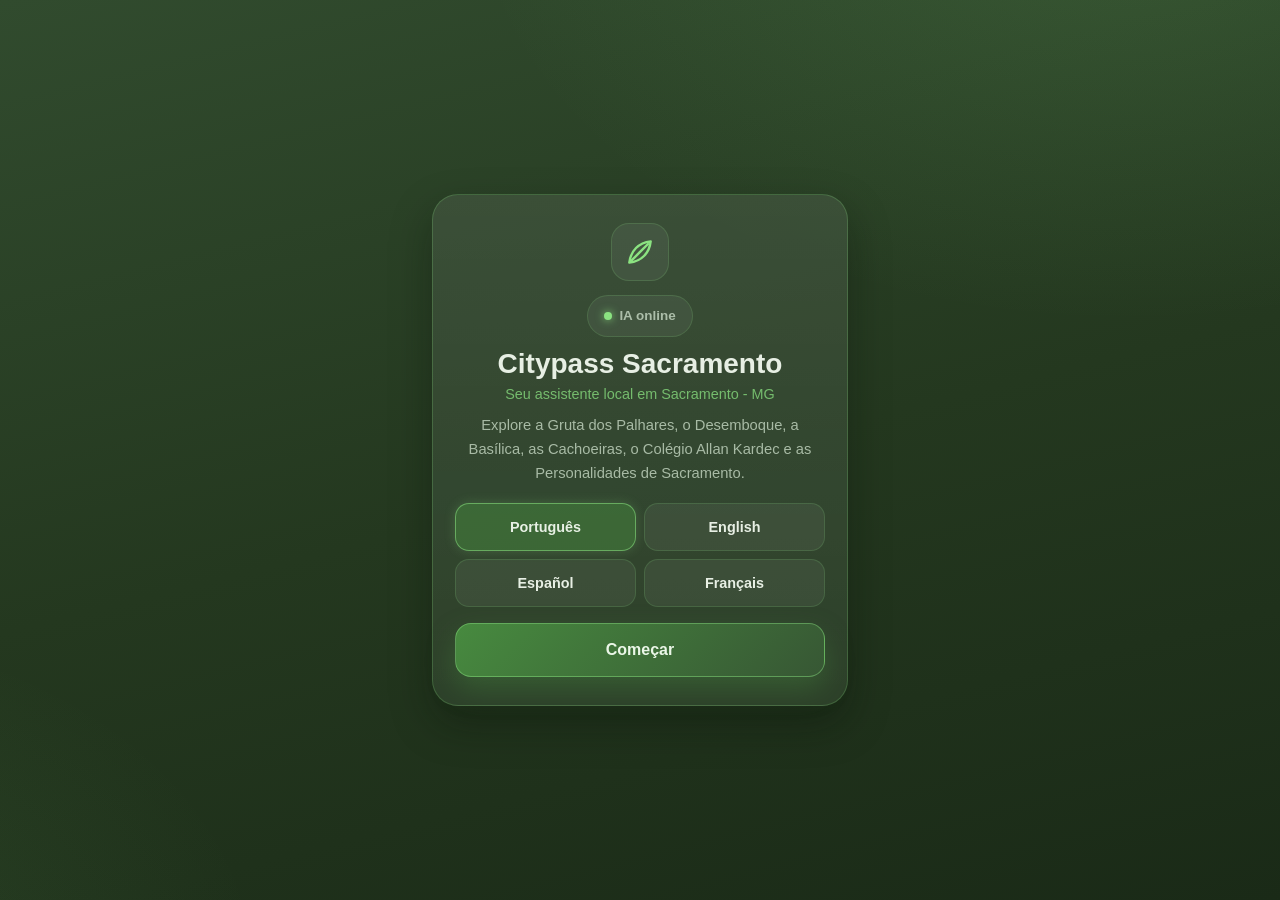
<file: index.html>
<!DOCTYPE html>
<html lang="pt-BR">
<head>
    <meta charset="UTF-8">
    <meta name="viewport" content="width=device-width, initial-scale=1.0, viewport-fit=cover">
    <meta name="description" content="Citypass Sacramento: explore os pontos turísticos da cidade com o assistente.">
    <meta name="theme-color" content="#24381f">
    <link rel="icon" href="favicon.ico" sizes="any">
    <link rel="icon" type="image/png" sizes="32x32" href="assets/img/favicon-32.png">
    <link rel="apple-touch-icon" href="assets/img/apple-touch-icon.png">
    <title>Citypass Sacramento</title>
    <link rel="stylesheet" href="assets/css/styles.css">
</head>
<body>
    <!-- Sprite de icones (unicos usados na interface) -->
    <svg width="0" height="0" style="position:absolute" aria-hidden="true" focusable="false">
        <symbol id="i-leaf" viewBox="0 0 24 24">
            <path d="M20 4C11 5 5 11 4 20c9-1 15-7 16-16Z" fill="none" stroke="currentColor" stroke-width="1.8" stroke-linejoin="round"/>
            <path d="M5 19C9 15 14 10 18 6" fill="none" stroke="currentColor" stroke-width="1.8" stroke-linecap="round"/>
        </symbol>
        <symbol id="i-chev-left" viewBox="0 0 24 24">
            <path d="M14.5 5.5 8 12l6.5 6.5" fill="none" stroke="currentColor" stroke-width="2.2" stroke-linecap="round" stroke-linejoin="round"/>
        </symbol>
        <symbol id="i-chev-right" viewBox="0 0 24 24">
            <path d="M9.5 5.5 16 12l-6.5 6.5" fill="none" stroke="currentColor" stroke-width="2.2" stroke-linecap="round" stroke-linejoin="round"/>
        </symbol>
    </svg>

    <!-- Tela 1: boas-vindas -->
    <section id="welcomeScreen" class="screen" role="dialog" aria-modal="true" aria-label="Boas-vindas / Welcome">
        <div class="welcome-card glass-strong">
            <div class="welcome-ico">
                <svg class="ico-xl"><use href="#i-leaf"/></svg>
            </div>
            <a class="presence" href="ia.html">
                <span class="status-dot"></span>
                <span class="badge-text">IA online</span>
            </a>
            <h2 class="welcome-title">Citypass Sacramento</h2>
            <p id="welcomeSub" class="welcome-sub">Seu assistente local em Sacramento - MG</p>
            <p id="welcomeDesc" class="welcome-desc">Explore a Gruta dos Palhares, o Desemboque, a Basílica, as Cachoeiras, o Colégio Allan Kardec e as Personalidades de Sacramento.</p>
            <div id="langGrid" class="lang-grid" role="group" aria-label="Idioma / Language">
                <button type="button" class="lang-btn" data-lang="pt">Português</button>
                <button type="button" class="lang-btn" data-lang="en">English</button>
                <button type="button" class="lang-btn" data-lang="es">Español</button>
                <button type="button" class="lang-btn" data-lang="fr">Français</button>
            </div>
            <button id="startBtn" type="button" class="start-btn">Começar</button>
        </div>
    </section>

    <!-- Tela 2: menu de temas -->
    <section id="menuScreen" class="screen hidden" aria-label="Temas">
        <header class="topbar">
            <span class="brand">
                <svg class="ico"><use href="#i-leaf"/></svg>
                <span class="brand-name">Citypass Sacramento</span>
            </span>
            <a class="presence" href="ia.html">
                <span class="status-dot"></span>
                <span class="badge-text">IA online</span>
            </a>
        </header>
        <div class="menu-body">
            <p id="temasLabel" class="eyebrow">Escolha um tema para explorar</p>
            <div id="themeList" class="theme-list"></div>
        </div>
    </section>

    <!-- Tela 3: leitura (texto + decisao) -->
    <section id="readerScreen" class="screen hidden">
        <header class="topbar">
            <button id="backBtn" type="button" class="back-btn">
                <svg class="ico"><use href="#i-chev-left"/></svg>
                <span id="backLabel">Menu</span>
            </button>
            <a class="presence" href="ia.html">
                <span class="status-dot"></span>
                <span class="badge-text">IA online</span>
            </a>
        </header>
        <main id="readerMain" class="reader">
            <div id="thinkingRow" class="thinking hidden">
                <span class="dots"><span></span><span></span><span></span></span>
                <span id="thinkingPhase">Pensando...</span>
            </div>
            <article id="answerCard" class="answer glass-strong hidden">
                <div id="answerBody" aria-live="polite"></div>
            </article>
        </main>
        <footer id="optionsBar" class="options-bar" aria-label="Opções"></footer>
    </section>

    <script src="assets/js/nos-data.js"></script>
    <script src="assets/js/i18n.js"></script>
    <script src="assets/js/app.js"></script>
</body>
</html>
</file>
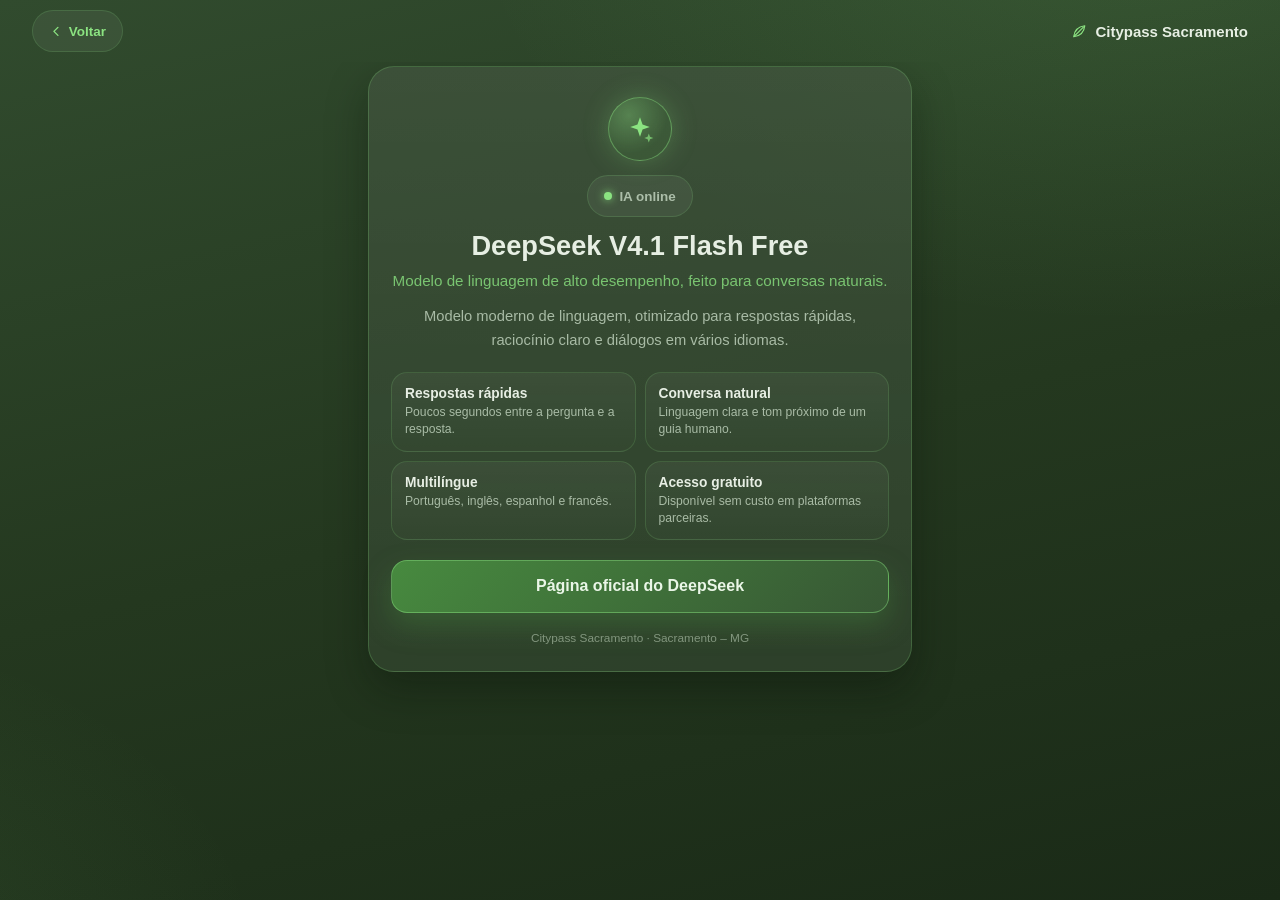
<file: ia.html>
<!DOCTYPE html>
<html lang="pt-BR">
<head>
    <meta charset="UTF-8">
    <meta name="viewport" content="width=device-width, initial-scale=1.0, viewport-fit=cover">
    <meta name="description" content="DeepSeek V4.1 Flash Free — o modelo de linguagem do Citypass Sacramento.">
    <meta name="theme-color" content="#24381f">
    <link rel="icon" href="favicon.ico" sizes="any">
    <link rel="icon" type="image/png" sizes="32x32" href="assets/img/favicon-32.png">
    <link rel="apple-touch-icon" href="assets/img/apple-touch-icon.png">
    <title>DeepSeek V4.1 Flash Free · Citypass Sacramento</title>
    <link rel="stylesheet" href="assets/css/styles.css">
</head>
<body>
    <svg width="0" height="0" style="position:absolute" aria-hidden="true" focusable="false">
        <symbol id="i-leaf" viewBox="0 0 24 24">
            <path d="M20 4C11 5 5 11 4 20c9-1 15-7 16-16Z" fill="none" stroke="currentColor" stroke-width="1.8" stroke-linejoin="round"/>
            <path d="M5 19C9 15 14 10 18 6" fill="none" stroke="currentColor" stroke-width="1.8" stroke-linecap="round"/>
        </symbol>
        <symbol id="i-chev-left" viewBox="0 0 24 24">
            <path d="M14.5 5.5 8 12l6.5 6.5" fill="none" stroke="currentColor" stroke-width="2.2" stroke-linecap="round" stroke-linejoin="round"/>
        </symbol>
        <symbol id="i-spark" viewBox="0 0 24 24">
            <path d="M12 3.2l1.9 5.4 5.4 1.9-5.4 1.9L12 17.8l-1.9-5.4-5.4-1.9 5.4-1.9L12 3.2z" fill="currentColor"/>
            <path d="M18.6 15.4l.9 2.5 2.5.9-2.5.9-.9 2.5-.9-2.5-2.5-.9 2.5-.9.9-2.5z" fill="currentColor" opacity="0.7"/>
        </symbol>
    </svg>

    <section class="screen">
        <header class="topbar">
            <a class="back-btn" href="index.html">
                <svg class="ico"><use href="#i-chev-left"/></svg>
                <span data-i="back">Voltar</span>
            </a>
            <span class="brand">
                <svg class="ico"><use href="#i-leaf"/></svg>
                <span class="brand-name">Citypass Sacramento</span>
            </span>
        </header>

        <main class="ia-main">
            <div class="ia-hero glass-strong">
                <div class="ia-orb">
                    <svg class="ico-xl"><use href="#i-spark"/></svg>
                </div>
                <span class="presence">
                    <span class="status-dot"></span>
                    <span class="badge-text">IA online</span>
                </span>
                <h1 class="ia-name">DeepSeek V4.1 Flash Free</h1>
                <p class="ia-sub" data-i="sub">Modelo de linguagem de alto desempenho, feito para conversas naturais.</p>
                <p class="ia-desc" data-i="desc">Modelo moderno de linguagem, otimizado para respostas rápidas, raciocínio claro e diálogos em vários idiomas.</p>

                <div class="ia-chips">
                    <div class="ia-chip">
                        <span class="chip-t" data-i="f1t">Respostas rápidas</span>
                        <span class="chip-d" data-i="f1d">Poucos segundos entre a pergunta e a resposta.</span>
                    </div>
                    <div class="ia-chip">
                        <span class="chip-t" data-i="f2t">Conversa natural</span>
                        <span class="chip-d" data-i="f2d">Linguagem clara e tom próximo de um guia humano.</span>
                    </div>
                    <div class="ia-chip">
                        <span class="chip-t" data-i="f3t">Multilíngue</span>
                        <span class="chip-d" data-i="f3d">Português, inglês, espanhol e francês.</span>
                    </div>
                    <div class="ia-chip">
                        <span class="chip-t" data-i="f4t">Acesso gratuito</span>
                        <span class="chip-d" data-i="f4d">Disponível sem custo em plataformas parceiras.</span>
                    </div>
                </div>

                <a class="start-btn ia-cta" href="https://www.deepseek.com/" target="_blank" rel="noopener">
                    <span data-i="cta">Página oficial do DeepSeek</span>
                </a>

                <p class="ia-note" data-i="note">Citypass Sacramento · Sacramento – MG</p>
            </div>
        </main>
    </section>

    <script src="assets/js/i18n.js"></script>
    <script src="assets/js/ia.js"></script>
</body>
</html>
</file>
<file: assets/css/styles.css>
/* ==========================================================================
   Citypass Sacramento (versão PÚBLICO)
   UI nova: 3 telas (boas-vindas -> temas -> leitura). Texto em primeiro plano,
   sem pills de tema. CSS puro, mobile-first, safe areas para iOS.
   Paleta floresta: #478a3f (primary) · #375734 (dark) ·
                    #8be381 (bright) · #787d78 (muted)
   ========================================================================== */

/* ---- 1. Tokens ---------------------------------------------------------- */
:root {
    --forest-primary: #478a3f;
    --forest-dark: #375734;
    --forest-bright: #8be381;
    --forest-muted: #787d78;

    --ink: rgba(238, 246, 235, 0.96);
    --ink-soft: rgba(214, 232, 210, 0.72);
    --ink-faint: rgba(214, 232, 210, 0.5);

    --glass-bg: rgba(255, 255, 255, 0.055);
    --glass-border: rgba(139, 227, 129, 0.16);
    --glass-border-strong: rgba(139, 227, 129, 0.55);

    --radius: 20px;
    --radius-sm: 14px;
    --shadow: 0 18px 40px rgba(10, 18, 9, 0.35);

    --sat: env(safe-area-inset-top, 0px);
    --sab: env(safe-area-inset-bottom, 0px);
}

/* ---- 2. Base ------------------------------------------------------------ */
* { box-sizing: border-box; }

html, body {
    margin: 0;
    padding: 0;
}

body {
    font-family: -apple-system, BlinkMacSystemFont, "Segoe UI", Roboto,
        "Helvetica Neue", Arial, sans-serif;
    color: var(--ink);
    background:
        radial-gradient(1100px 720px at 88% -12%, rgba(139, 227, 129, 0.13), transparent 60%),
        radial-gradient(900px 640px at -18% 108%, rgba(139, 227, 129, 0.09), transparent 55%),
        linear-gradient(166deg, #314b2e 0%, #24381f 52%, #1a2a17 100%);
    -webkit-font-smoothing: antialiased;
    -webkit-text-size-adjust: 100%;
    text-size-adjust: 100%;
    overscroll-behavior: none;
}

button {
    font-family: inherit;
    color: inherit;
    background: none;
    border: none;
    padding: 0;
    cursor: pointer;
    -webkit-tap-highlight-color: transparent;
    touch-action: manipulation;
}

svg { display: inline-block; vertical-align: middle; }
.ico { width: 1.1em; height: 1.1em; flex-shrink: 0; }
.ico-xl { width: 2rem; height: 2rem; }

/* ---- 3. Telas ----------------------------------------------------------- */
.screen {
    display: flex;
    flex-direction: column;
    height: 100vh;
    height: 100dvh; /* altura fixa: o scroll fica nas areas internas (sem rolagem dupla) */
    animation: rise 0.34s ease;
}

.screen.hidden { display: none; }

@keyframes rise {
    from { opacity: 0; transform: translateY(10px); }
    to { opacity: 1; transform: none; }
}

.leaving {
    opacity: 0;
    transform: scale(0.985);
    transition: opacity 0.26s ease, transform 0.26s ease;
}

/* ---- 4. Vidro ------------------------------------------------------------
   Sem backdrop-filter (caro em celular, derruba o scroll para ~30fps):
   translucidez + borda clara + sombra produzem o mesmo efeito a custo baixo. */
.glass,
.glass-strong {
    background:
        linear-gradient(180deg, rgba(255, 255, 255, 0.07), rgba(255, 255, 255, 0.03)),
        rgba(44, 66, 40, 0.55);
    border: 1px solid var(--glass-border);
}

.glass-strong {
    background:
        linear-gradient(180deg, rgba(255, 255, 255, 0.085), rgba(255, 255, 255, 0.04)),
        rgba(40, 61, 37, 0.66);
    border-color: rgba(139, 227, 129, 0.22);
    box-shadow: var(--shadow);
}

/* ---- 5. Topo (menu + leitura) --------------------------------------------- */
.topbar {
    display: flex;
    align-items: center;
    justify-content: space-between;
    gap: 10px;
    padding: calc(10px + var(--sat)) 16px 10px;
}

.brand {
    display: inline-flex;
    align-items: center;
    gap: 8px;
    min-width: 0;
    font-size: 15px;
    font-weight: 700;
    color: var(--ink);
}

.brand svg { color: var(--forest-bright); }
.brand-name { white-space: nowrap; overflow: hidden; text-overflow: ellipsis; }

.presence {
    display: inline-flex;
    align-items: center;
    justify-content: center;
    gap: 7px;
    min-height: 42px;
    padding: 0 16px;
    border-radius: 999px;
    background: var(--glass-bg);
    border: 1px solid var(--glass-border);
    font-size: 0.84rem;
    font-weight: 600;
    color: var(--ink-soft);
    white-space: nowrap;
    text-decoration: none;
    transition: border-color 0.2s ease, background 0.2s ease, transform 0.12s ease;
}

.presence:hover { border-color: rgba(139, 227, 129, 0.4); }
.presence:active { transform: scale(0.97); }

.back-btn {
    display: inline-flex;
    align-items: center;
    justify-content: center;
    gap: 5px;
    min-height: 42px;
    padding: 0 16px;
    border-radius: 999px;
    background: var(--glass-bg);
    border: 1px solid var(--glass-border);
    color: var(--forest-bright);
    font-size: 0.84rem;
    font-weight: 600;
    text-decoration: none;
    transition: border-color 0.2s ease, transform 0.12s ease;
}

.back-btn:hover { border-color: rgba(139, 227, 129, 0.4); }
.back-btn:active { transform: scale(0.97); }

.status-dot {
    width: 8px;
    height: 8px;
    border-radius: 50%;
    background: var(--forest-bright);
    box-shadow: 0 0 8px rgba(139, 227, 129, 0.9);
    animation: pulse 2.4s ease-in-out infinite;
}

@keyframes pulse {
    0%, 100% { opacity: 1; }
    50% { opacity: 0.55; }
}

/* ---- 6. Boas-vindas --------------------------------------------------------- */
#welcomeScreen {
    overflow-y: auto;
    padding: 20px;
}

.welcome-card {
    margin: auto;
    width: 100%;
    max-width: 26rem;
    padding: 28px 22px;
    border-radius: 26px;
    text-align: center;
    animation: rise 0.38s ease;
}

.welcome-ico {
    display: flex;
    align-items: center;
    justify-content: center;
    width: 58px;
    height: 58px;
    margin: 0 auto 14px;
    border-radius: 18px;
    background: var(--glass-bg);
    border: 1px solid var(--glass-border);
    color: var(--forest-bright);
}

.welcome-title {
    margin: 10px 0 0;
    font-size: clamp(1.35rem, 4.2vw, 1.75rem);
    line-height: 1.2;
    font-weight: 800;
}

.welcome-sub {
    margin: 6px 0 0;
    font-size: 0.9rem;
    color: rgba(139, 227, 129, 0.75);
}

.welcome-desc {
    margin: 12px 0 0;
    font-size: 0.92rem;
    line-height: 1.6;
    color: var(--ink-soft);
}

.lang-grid {
    display: grid;
    grid-template-columns: 1fr 1fr;
    gap: 8px;
    margin-top: 18px;
}

.lang-btn {
    min-height: 48px;
    padding: 11px 10px;
    border-radius: var(--radius-sm);
    background: var(--glass-bg);
    border: 1px solid var(--glass-border);
    font-size: 0.9rem;
    font-weight: 600;
    color: var(--ink);
    transition: border-color 0.2s ease, background 0.2s ease;
}

.lang-btn.active {
    background: rgba(71, 138, 63, 0.5);
    border-color: var(--glass-border-strong);
    box-shadow: 0 0 12px rgba(139, 227, 129, 0.2);
}

.start-btn {
    width: 100%;
    min-height: 54px;
    margin-top: 16px;
    border-radius: 16px;
    background: linear-gradient(135deg, var(--forest-primary), var(--forest-dark));
    border: 1px solid rgba(139, 227, 129, 0.45);
    color: #eaf6e7;
    font-size: 1rem;
    font-weight: 700;
    box-shadow: 0 12px 28px rgba(71, 138, 63, 0.38);
    transition: transform 0.15s ease, box-shadow 0.15s ease;
}

.start-btn:active { transform: scale(0.98); }

/* ---- 7. Menu de temas -------------------------------------------------------- */
.menu-body {
    flex: 1;
    width: 100%;
    max-width: 40rem;
    margin: 0 auto;
    padding: 6px 16px calc(20px + var(--sab));
    overflow-y: auto;
    overscroll-behavior: contain;
    -webkit-overflow-scrolling: touch;
    transform: translateZ(0);
}

.eyebrow {
    margin: 6px 0 12px;
    font-size: 0.78rem;
    font-weight: 700;
    letter-spacing: 0.09em;
    text-transform: uppercase;
    color: rgba(139, 227, 129, 0.7);
}

.theme-list {
    display: flex;
    flex-direction: column;
    gap: 10px;
}

.theme-btn {
    display: flex;
    align-items: center;
    justify-content: space-between;
    gap: 12px;
    width: 100%;
    min-height: 64px;
    padding: 14px 16px;
    border-radius: 18px;
    text-align: left;
    transition: transform 0.12s ease, border-color 0.2s ease, background 0.2s ease;
}

.theme-btn:active {
    transform: scale(0.985);
    background: rgba(71, 138, 63, 0.28);
    border-color: rgba(139, 227, 129, 0.35);
}

.t-name {
    display: block;
    font-size: 1rem;
    font-weight: 700;
    line-height: 1.3;
    color: var(--ink);
}

.t-sub {
    display: block;
    margin-top: 3px;
    font-size: 0.82rem;
    line-height: 1.4;
    color: var(--ink-soft);
}

.theme-btn .chev {
    flex-shrink: 0;
    width: 1em;
    height: 1em;
    color: rgba(139, 227, 129, 0.6);
}

/* ---- 8. Leitura: texto em destaque --------------------------------------------- */
.reader {
    flex: 1;
    width: 100%;
    padding: 4px 16px 18px;
    overflow-y: auto;
    overscroll-behavior: contain;
    -webkit-overflow-scrolling: touch;
    transform: translateZ(0);
}

#answerCard,
.thinking {
    width: 100%;
    max-width: 41rem;
    margin: 0 auto;
}

.thinking {
    display: flex;
    align-items: center;
    gap: 10px;
    padding: 14px 6px;
    font-size: 0.86rem;
    color: var(--ink-soft);
}

.thinking.hidden { display: none; }

.dots {
    display: inline-flex;
    gap: 4px;
}

.dots span {
    width: 6px;
    height: 6px;
    border-radius: 50%;
    background: var(--forest-bright);
    opacity: 0.35;
    animation: bump 1.2s ease-in-out infinite;
}

.dots span:nth-child(2) { animation-delay: 0.15s; }
.dots span:nth-child(3) { animation-delay: 0.3s; }

@keyframes bump {
    0%, 60%, 100% { opacity: 0.35; transform: translateY(0); }
    30% { opacity: 1; transform: translateY(-3px); }
}

.answer {
    padding: 22px 20px 24px;
    border-radius: var(--radius);
    animation: answerIn 0.5s cubic-bezier(0.22, 0.75, 0.28, 1);
}

.answer.hidden { display: none; }

/* Card desce suave ao aparecer */
@keyframes answerIn {
    from { opacity: 0; transform: translateY(-14px); }
    to { opacity: 1; transform: translateY(0); }
}

.answer p {
    margin: 0 0 14px;
    font-size: 1.06rem;
    line-height: 1.68;
    color: var(--ink);
    white-space: pre-wrap;
    overflow-wrap: break-word;
    animation: paraIn 0.32s ease;
    transition: filter 0.45s ease;
}

/* Motion blur leve: só o parágrafo em digitação, raio mínimo (barato na GPU) */
.answer p.typing {
    filter: blur(0.5px);
}

@keyframes paraIn {
    from { opacity: 0; transform: translateY(5px); }
    to { opacity: 1; transform: translateY(0); }
}

.answer p:last-child { margin-bottom: 0; }

.stream-caret p:last-child::after {
    content: "▍";
    margin-left: 2px;
    color: var(--forest-bright);
    animation: blink 1s steps(2) infinite;
}

@keyframes blink {
    50% { opacity: 0; }
}

/* ---- 9. Barra de opções ----------------------------------------------------------- */
.options-bar {
    display: flex;
    flex-direction: column;
    gap: 9px;
    padding: 12px 16px calc(12px + var(--sab));
    background: linear-gradient(180deg,
        rgba(26, 42, 24, 0) 0%,
        rgba(21, 33, 19, 0.9) 38%,
        rgba(16, 26, 15, 0.98) 100%);
    border-top: 1px solid rgba(139, 227, 129, 0.1);
}

.option-btn {
    display: flex;
    align-items: center;
    justify-content: space-between;
    gap: 12px;
    width: 100%;
    min-height: 56px;
    padding: 13px 16px;
    border-radius: 16px;
    background:
        linear-gradient(180deg, rgba(255, 255, 255, 0.08), rgba(255, 255, 255, 0.035)),
        rgba(44, 66, 40, 0.6);
    border: 1px solid var(--glass-border);
    text-align: left;
    transition: transform 0.12s ease, border-color 0.2s ease, opacity 0.2s ease;
}

.option-btn:active {
    transform: scale(0.985);
    border-color: rgba(139, 227, 129, 0.4);
}

.option-btn:disabled {
    opacity: 0.55;
    cursor: wait;
    transform: none;
}

.option-btn .opt-text {
    font-size: 0.95rem;
    line-height: 1.45;
    color: var(--ink);
}

.option-btn .chev {
    flex-shrink: 0;
    width: 1em;
    height: 1em;
    color: rgba(139, 227, 129, 0.65);
}

/* ---- 10. Telas mais largas -------------------------------------------------------- */
@media (min-width: 640px) {
    .options-bar {
        flex-direction: row;
        align-items: stretch;
        padding-left: 32px;
        padding-right: 32px;
    }

    .option-btn { flex: 1; }

    .topbar,
    .reader,
    .menu-body,
    .options-bar {
        padding-left: 32px;
        padding-right: 32px;
    }
}

/* ---- 11. Página da IA (DeepSeek V4.1 Flash Free) ---------------------------------- */
.ia-main {
    flex: 1;
    width: 100%;
    padding: 4px 16px calc(20px + var(--sab));
    overflow-y: auto;
    overscroll-behavior: contain;
    -webkit-overflow-scrolling: touch;
    transform: translateZ(0);
}

.ia-hero {
    width: 100%;
    max-width: 34rem;
    margin: 0 auto;
    padding: 30px 22px 26px;
    border-radius: 26px;
    text-align: center;
}

.ia-orb {
    display: flex;
    align-items: center;
    justify-content: center;
    width: 64px;
    height: 64px;
    margin: 0 auto 14px;
    border-radius: 50%;
    background: radial-gradient(circle at 32% 28%,
        rgba(139, 227, 129, 0.35), rgba(71, 138, 63, 0.18) 62%);
    border: 1px solid rgba(139, 227, 129, 0.45);
    color: var(--forest-bright);
    box-shadow: 0 0 26px rgba(139, 227, 129, 0.25);
}

.ia-name {
    margin: 12px 0 0;
    font-size: clamp(1.3rem, 4.4vw, 1.7rem);
    font-weight: 800;
    line-height: 1.22;
}

.ia-sub {
    margin: 8px 0 0;
    font-size: 0.95rem;
    line-height: 1.5;
    color: rgba(139, 227, 129, 0.8);
}

.ia-desc {
    margin: 12px 0 0;
    font-size: 0.92rem;
    line-height: 1.6;
    color: var(--ink-soft);
}

.ia-chips {
    display: grid;
    grid-template-columns: 1fr 1fr;
    gap: 9px;
    margin-top: 20px;
    text-align: left;
}

.ia-chip {
    padding: 13px 13px 12px;
    border-radius: 16px;
    background:
        linear-gradient(180deg, rgba(255, 255, 255, 0.06), rgba(255, 255, 255, 0.025)),
        rgba(44, 66, 40, 0.48);
    border: 1px solid var(--glass-border);
}

.chip-t {
    display: block;
    font-size: 0.86rem;
    font-weight: 700;
    color: var(--ink);
}

.chip-d {
    display: block;
    margin-top: 3px;
    font-size: 0.76rem;
    line-height: 1.42;
    color: var(--ink-soft);
}

.ia-cta {
    display: block;
    margin-top: 20px;
    padding: 15px 16px;
    min-height: 52px;
    text-align: center;
    text-decoration: none;
    line-height: 1.3;
}

.ia-note {
    margin: 18px 0 0;
    text-align: center;
    font-size: 0.74rem;
    color: var(--ink-faint);
}

/* ---- 12. Acessibilidade ------------------------------------------------------------- */
@media (prefers-reduced-motion: reduce) {
    .screen,
    .welcome-card,
    .answer,
    .answer p { animation: none; }
    .status-dot,
    .dots span,
    .stream-caret p:last-child::after { animation: none; }
    .answer p { transition: none; }
    .answer p.typing { filter: none; }
}
</file>
